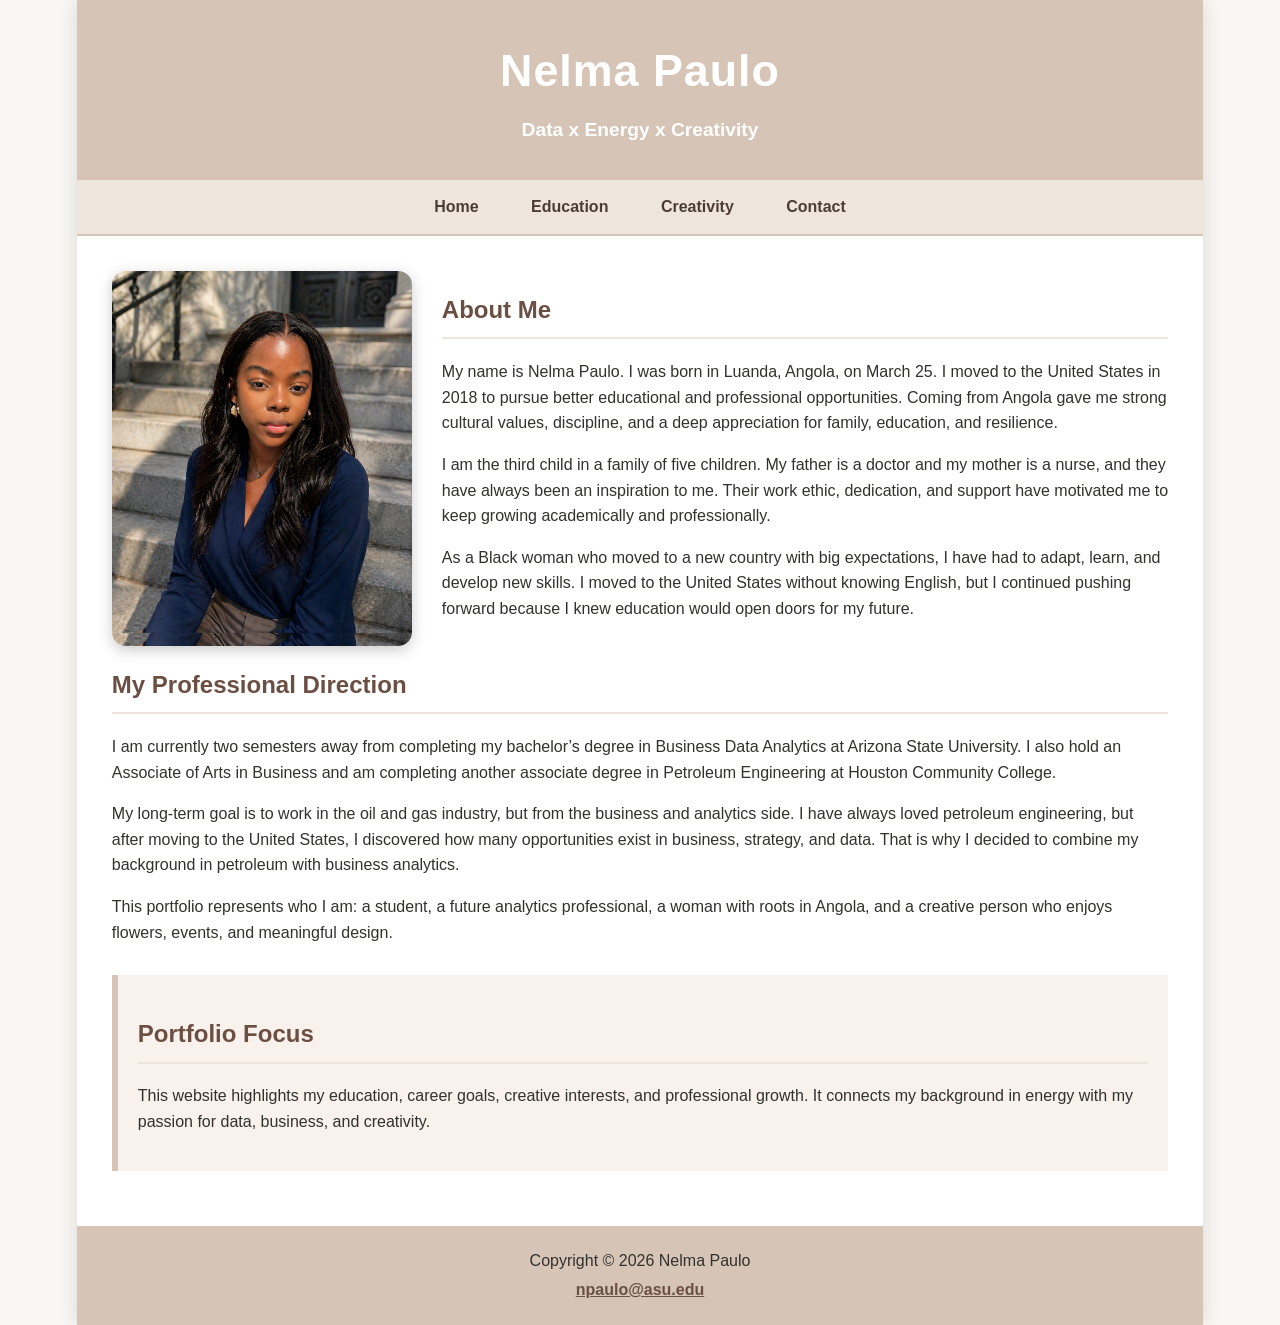
<file: index.html>
<!DOCTYPE html>
<html lang="en">
<head>
    <meta charset="UTF-8">
    <meta name="viewport" content="width=device-width, initial-scale=1.0">
    <title>Nelma Paulo | Portfolio</title>
    <meta name="description" content="Professional portfolio of Nelma Paulo, combining Business Data Analytics, Petroleum Engineering, culture, education, and creativity.">
    <link rel="stylesheet" href="style.css">
</head>

<body>
<div id="wrapper">
    <header>
        <h1>Nelma Paulo</h1>
        <p>Data x Energy x Creativity</p>
    </header>

    <nav>
        <ul>
            <li><a href="index.html">Home</a></li>
            <li><a href="Education.html">Education</a></li>
            <li><a href="Creativity.html">Creativity</a></li>
            <li><a href="contact.html">Contact</a></li>
        </ul>
    </nav>

    <main>
        <section class="intro-section">
            <img src="professional-photo.PNG" alt="Professional portrait of Nelma Paulo" class="profile-photo">

            <div>
                <h2>About Me</h2>
                <p>
                    My name is Nelma Paulo. I was born in Luanda, Angola, on March 25. I moved to the United States in 2018 to pursue better educational and professional opportunities. Coming from Angola gave me strong cultural values, discipline, and a deep appreciation for family, education, and resilience.
                </p>

                <p>
                    I am the third child in a family of five children. My father is a doctor and my mother is a nurse, and they have always been an inspiration to me. Their work ethic, dedication, and support have motivated me to keep growing academically and professionally.
                </p>

                <p>
                    As a Black woman who moved to a new country with big expectations, I have had to adapt, learn, and develop new skills. I moved to the United States without knowing English, but I continued pushing forward because I knew education would open doors for my future.
                </p>
            </div>
        </section>

        <section>
            <h2>My Professional Direction</h2>
            <p>
                I am currently two semesters away from completing my bachelor’s degree in Business Data Analytics at Arizona State University. I also hold an Associate of Arts in Business and am completing another associate degree in Petroleum Engineering at Houston Community College.
            </p>

            <p>
                My long-term goal is to work in the oil and gas industry, but from the business and analytics side. I have always loved petroleum engineering, but after moving to the United States, I discovered how many opportunities exist in business, strategy, and data. That is why I decided to combine my background in petroleum with business analytics.
            </p>

            <p>
                This portfolio represents who I am: a student, a future analytics professional, a woman with roots in Angola, and a creative person who enjoys flowers, events, and meaningful design.
            </p>
        </section>

        <section class="highlight-box">
            <h2>Portfolio Focus</h2>
            <p>
                This website highlights my education, career goals, creative interests, and professional growth. It connects my background in energy with my passion for data, business, and creativity.
            </p>
        </section>
    </main>

    <footer>
        <p>Copyright &copy; 2026 Nelma Paulo</p>
        <p><a href="mailto:npaulo@asu.edu">npaulo@asu.edu</a></p>
    </footer>
</div>
</body>
</file>
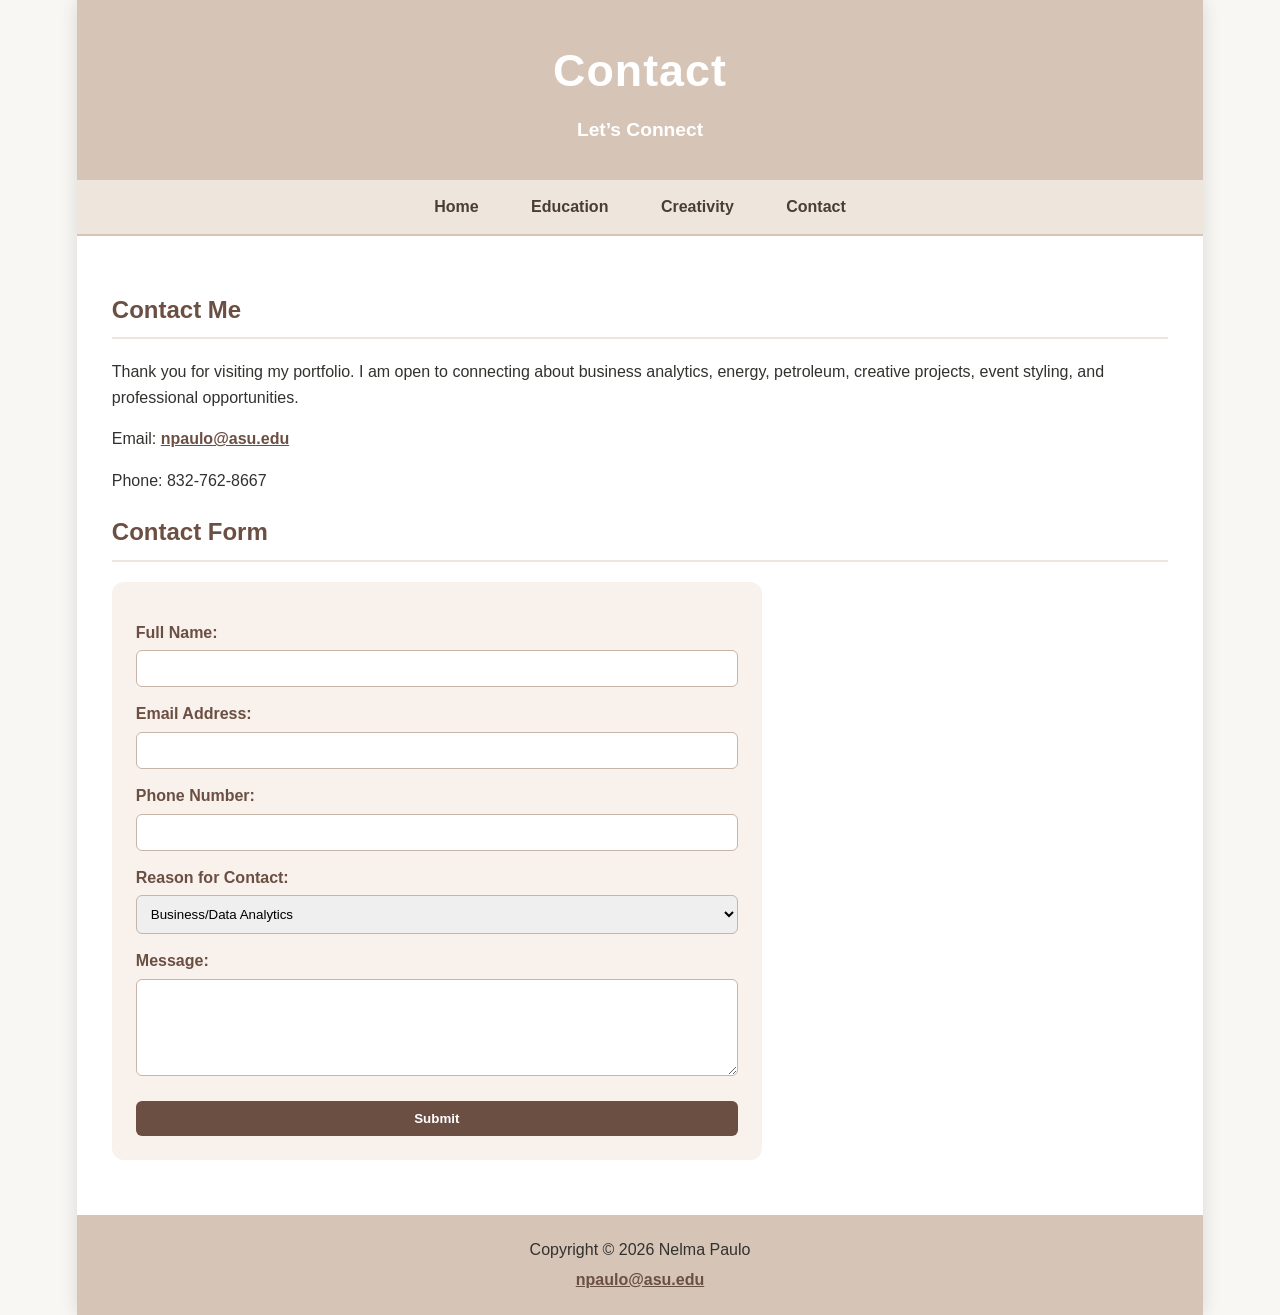
<file: contact.html>
<!DOCTYPE html>
<html lang="en">
<head>
    <meta charset="UTF-8">
    <meta name="viewport" content="width=device-width, initial-scale=1.0">
    <title>Nelma Paulo | Contact</title>
    <meta name="description" content="Contact Nelma Paulo for professional opportunities, creative projects, business analytics, petroleum, and collaboration.">
    <link rel="stylesheet" href="style.css">
</head>

<body>
<div id="wrapper">
    <header>
        <h1>Contact</h1>
        <p>Let’s Connect</p>
    </header>

    <nav>
        <ul>
            <li><a href="index.html">Home</a></li>
            <li><a href="Education.html">Education</a></li>
            <li><a href="Creativity.html">Creativity</a></li>
            <li><a href="contact.html">Contact</a></li>
        </ul>
    </nav>

    <main>
        <h2>Contact Me</h2>

        <p>
            Thank you for visiting my portfolio. I am open to connecting about business analytics, energy, petroleum, creative projects, event styling, and professional opportunities.
        </p>

        <p>
            Email:
            <a href="mailto:npaulo@asu.edu">npaulo@asu.edu</a>
        </p>

        <p>
            Phone: 832-762-8667
        </p>

        <h2>Contact Form</h2>

        <form action="#">
            <label for="name">Full Name:</label>
            <input type="text" id="name" name="name">

            <label for="email">Email Address:</label>
            <input type="email" id="email" name="email">

            <label for="phone">Phone Number:</label>
            <input type="tel" id="phone" name="phone">

            <label for="interest">Reason for Contact:</label>
            <select id="interest" name="interest">
                <option value="analytics">Business/Data Analytics</option>
                <option value="energy">Oil and Gas/Energy</option>
                <option value="creative">Creative Project</option>
                <option value="other">Other</option>
            </select>

            <label for="message">Message:</label>
            <textarea id="message" name="message" rows="5"></textarea>

            <input type="submit" value="Submit">
        </form>
    </main>

    <footer>
        <p>Copyright &copy; 2026 Nelma Paulo</p>
        <p><a href="mailto:npaulo@asu.edu">npaulo@asu.edu</a></p>
    </footer>
</div>
</body>
</html>
</file>
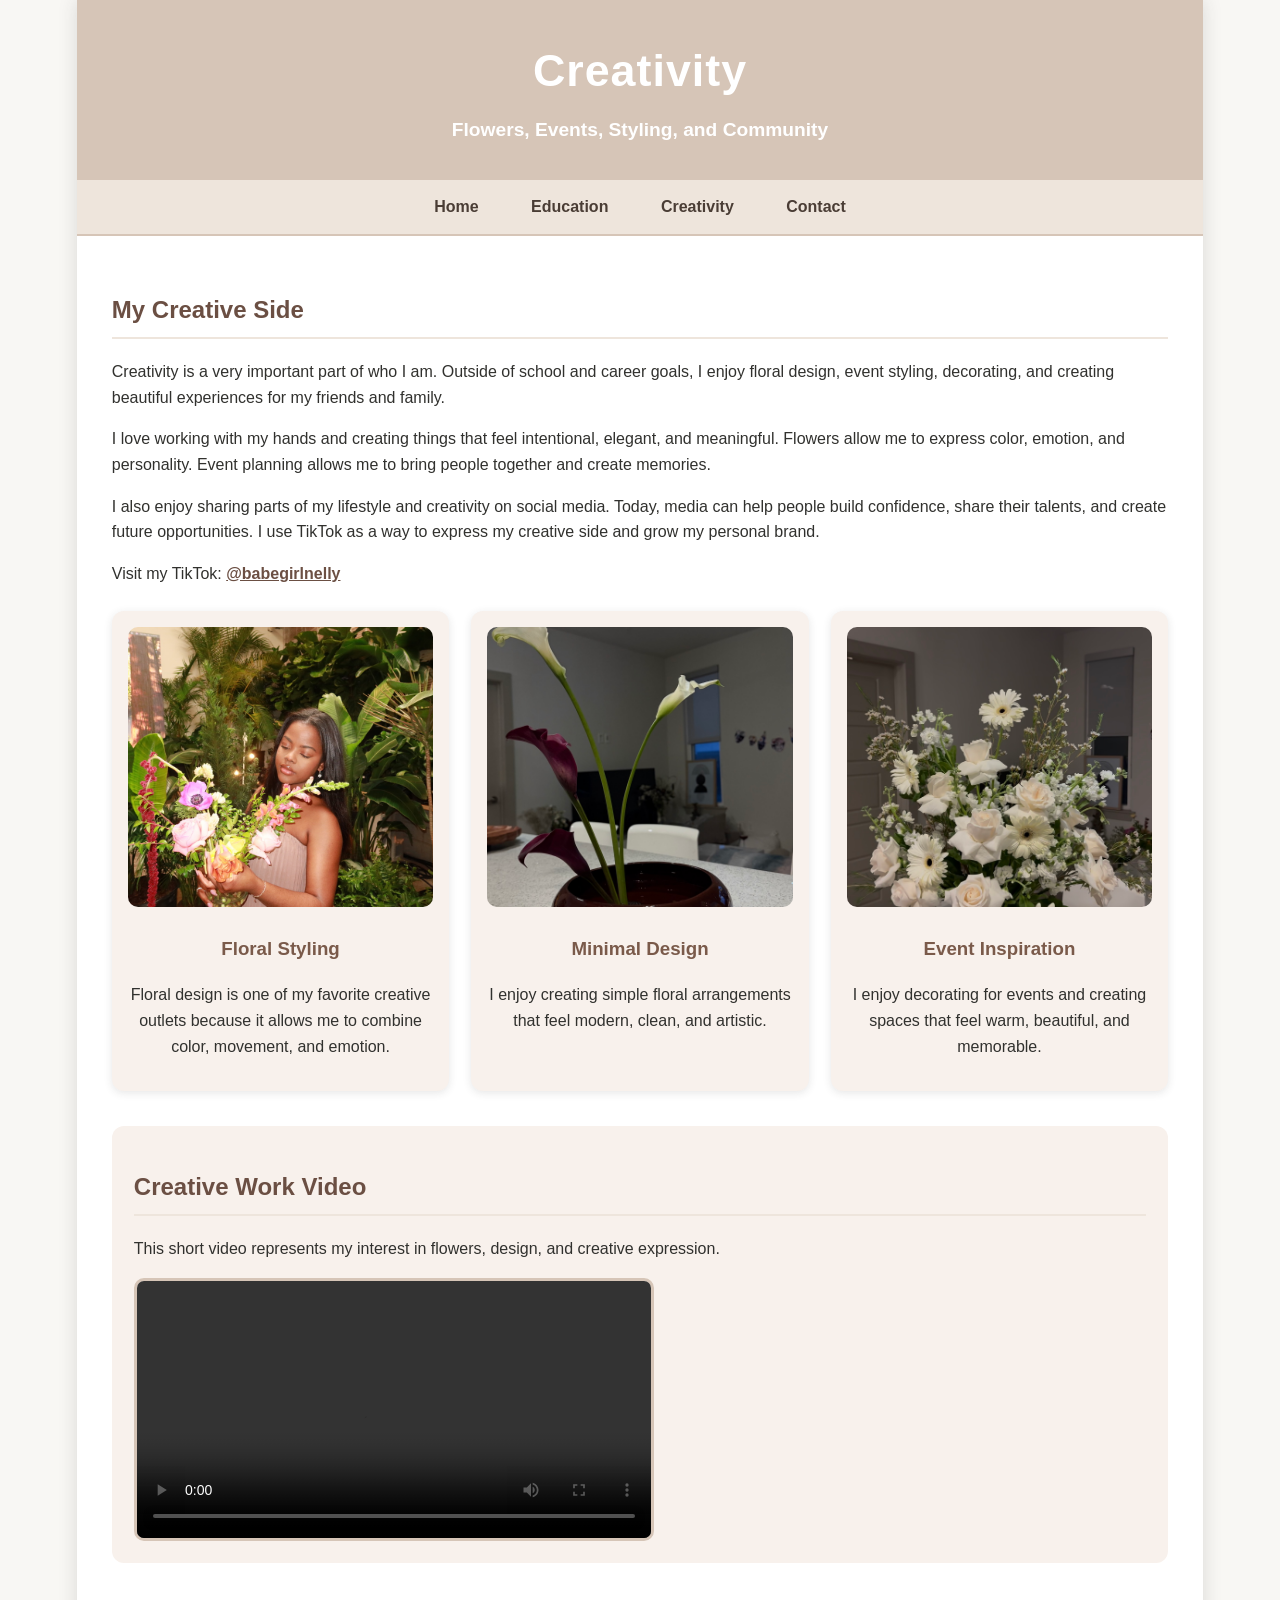
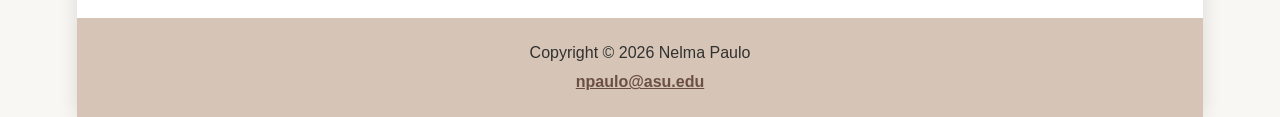
<file: Creativity.html>
<!DOCTYPE html>
<html lang="en">
<head>
    <meta charset="UTF-8">
    <meta name="viewport" content="width=device-width, initial-scale=1.0">
    <title>Nelma Paulo | Creativity</title>
    <meta name="description" content="Creative interests of Nelma Paulo, including floral design, event styling, content creation, and community.">
    <link rel="stylesheet" href="style.css">
</head>

<body>
<div id="wrapper">
    <header>
        <h1>Creativity</h1>
        <p>Flowers, Events, Styling, and Community</p>
    </header>

    <nav>
        <ul>
            <li><a href="index.html">Home</a></li>
            <li><a href="Education.html">Education</a></li>
            <li><a href="Creativity.html">Creativity</a></li>
            <li><a href="contact.html">Contact</a></li>
        </ul>
    </nav>

    <main>
        <h2>My Creative Side</h2>

        <p>
            Creativity is a very important part of who I am. Outside of school and career goals, I enjoy floral design, event styling, decorating, and creating beautiful experiences for my friends and family.
        </p>

        <p>
            I love working with my hands and creating things that feel intentional, elegant, and meaningful. Flowers allow me to express color, emotion, and personality. Event planning allows me to bring people together and create memories.
        </p>

        <p>
            I also enjoy sharing parts of my lifestyle and creativity on social media. Today, media can help people build confidence, share their talents, and create future opportunities. I use TikTok as a way to express my creative side and grow my personal brand.
        </p>

        <p>
            Visit my TikTok:
            <a href="https://www.tiktok.com/@babegirlnelly?_r=1&_t=ZT-960vLvTMoZC" target="_blank">@babegirlnelly</a>
        </p>

        <section class="gallery">
            <div class="card">
                <img src="flowers-portrait.jpg" alt="Nelma holding a colorful floral arrangement">
                <h3>Floral Styling</h3>
                <p>
                    Floral design is one of my favorite creative outlets because it allows me to combine color, movement, and emotion.
                </p>
            </div>

            <div class="card">
                <img src="calla-arrangement.jpg" alt="Minimal calla lily arrangement">
                <h3>Minimal Design</h3>
                <p>
                    I enjoy creating simple floral arrangements that feel modern, clean, and artistic.
                </p>
            </div>

            <div class="card">
                <img src="white-floral-arrangement.jpg" alt="White floral arrangement in a decorative vase">
                <h3>Event Inspiration</h3>
                <p>
                    I enjoy decorating for events and creating spaces that feel warm, beautiful, and memorable.
                </p>
            </div>
        </section>

        <section class="video-section">
            <h2>Creative Work Video</h2>
            <p>
                This short video represents my interest in flowers, design, and creative expression.
            </p>

            <video controls>
                <source src="flower-video.mp4" type="video/mp4">
                Your browser does not support the video tag.
            </video>
        </section>
    </main>

    <footer>
        <p>Copyright &copy; 2026 Nelma Paulo</p>
        <p><a href="mailto:npaulo@asu.edu">npaulo@asu.edu</a></p>
    </footer>
</div>
</body>
</html>
</file>
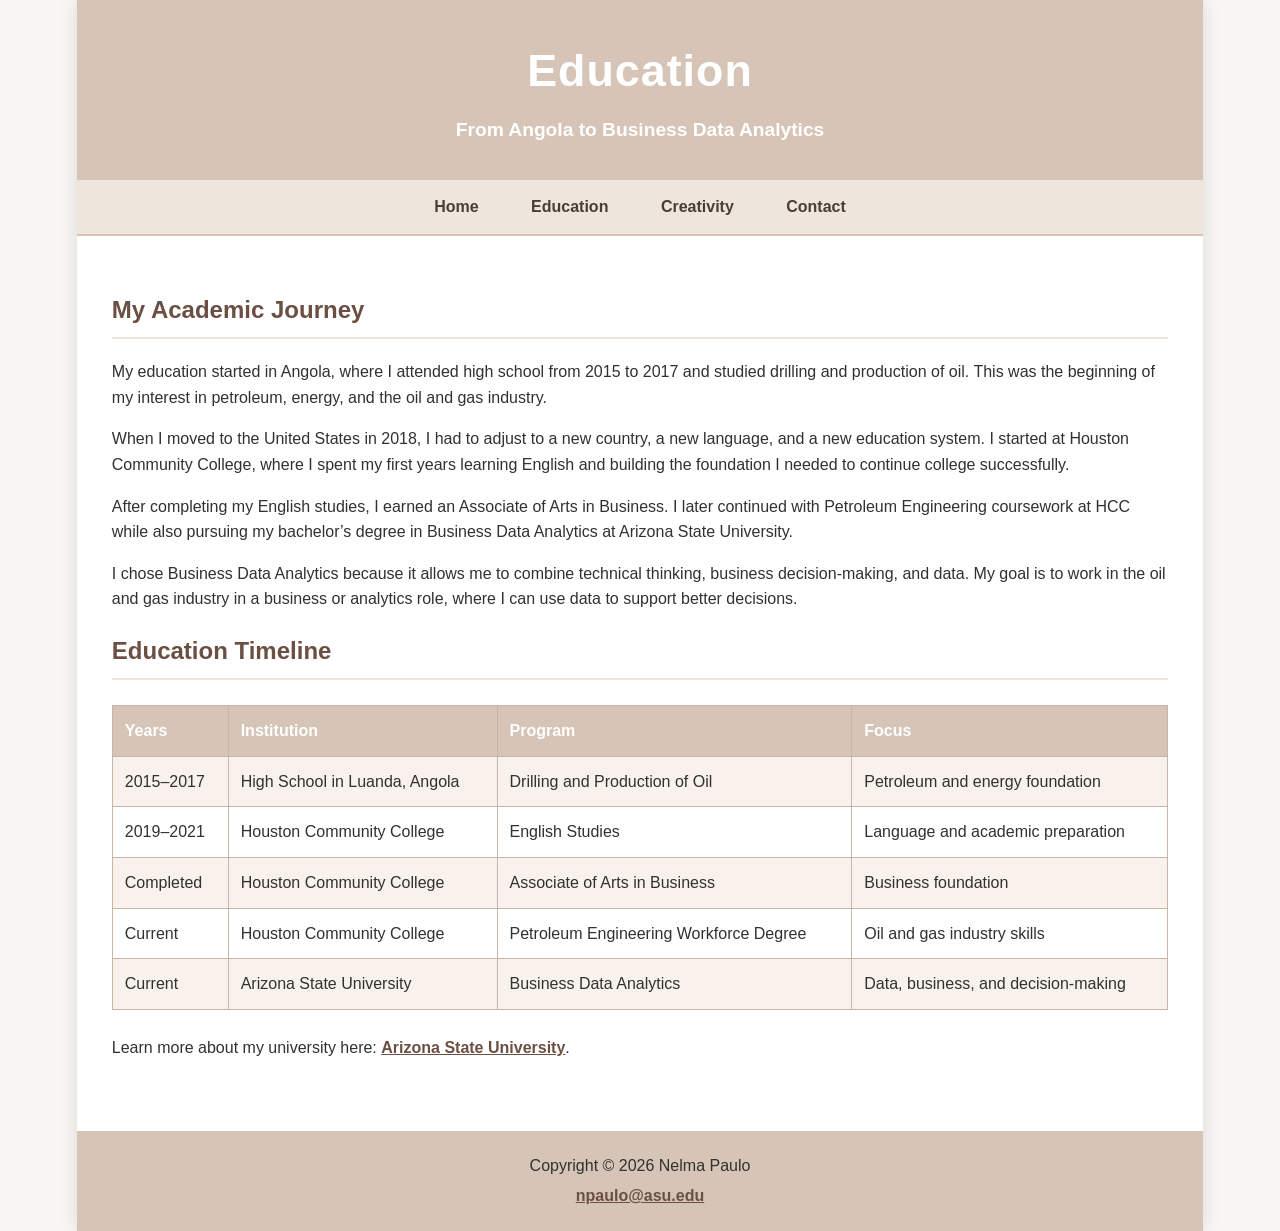
<file: Education.html>
<!DOCTYPE html>
<html lang="en">
<head>
    <meta charset="UTF-8">
    <meta name="viewport" content="width=device-width, initial-scale=1.0">
    <title>Nelma Paulo | Education</title>
    <meta name="description" content="Education background of Nelma Paulo, including Angola, Houston Community College, Petroleum Engineering, and Business Data Analytics at ASU.">
    <link rel="stylesheet" href="style.css">
</head>

<body>
<div id="wrapper">
    <header>
        <h1>Education</h1>
        <p>From Angola to Business Data Analytics</p>
    </header>

    <nav>
        <ul>
            <li><a href="index.html">Home</a></li>
            <li><a href="Education.html">Education</a></li>
            <li><a href="Creativity.html">Creativity</a></li>
            <li><a href="contact.html">Contact</a></li>
        </ul>
    </nav>

    <main>
        <h2>My Academic Journey</h2>

        <p>
            My education started in Angola, where I attended high school from 2015 to 2017 and studied drilling and production of oil. This was the beginning of my interest in petroleum, energy, and the oil and gas industry.
        </p>

        <p>
            When I moved to the United States in 2018, I had to adjust to a new country, a new language, and a new education system. I started at Houston Community College, where I spent my first years learning English and building the foundation I needed to continue college successfully.
        </p>

        <p>
            After completing my English studies, I earned an Associate of Arts in Business. I later continued with Petroleum Engineering coursework at HCC while also pursuing my bachelor’s degree in Business Data Analytics at Arizona State University.
        </p>

        <p>
            I chose Business Data Analytics because it allows me to combine technical thinking, business decision-making, and data. My goal is to work in the oil and gas industry in a business or analytics role, where I can use data to support better decisions.
        </p>

        <h2>Education Timeline</h2>

        <table>
            <tr>
                <th>Years</th>
                <th>Institution</th>
                <th>Program</th>
                <th>Focus</th>
            </tr>
            <tr>
                <td>2015–2017</td>
                <td>High School in Luanda, Angola</td>
                <td>Drilling and Production of Oil</td>
                <td>Petroleum and energy foundation</td>
            </tr>
            <tr>
                <td>2019–2021</td>
                <td>Houston Community College</td>
                <td>English Studies</td>
                <td>Language and academic preparation</td>
            </tr>
            <tr>
                <td>Completed</td>
                <td>Houston Community College</td>
                <td>Associate of Arts in Business</td>
                <td>Business foundation</td>
            </tr>
            <tr>
                <td>Current</td>
                <td>Houston Community College</td>
                <td>Petroleum Engineering Workforce Degree</td>
                <td>Oil and gas industry skills</td>
            </tr>
            <tr>
                <td>Current</td>
                <td>Arizona State University</td>
                <td>Business Data Analytics</td>
                <td>Data, business, and decision-making</td>
            </tr>
        </table>

        <p>
            Learn more about my university here:
            <a href="https://www.asu.edu" target="_blank">Arizona State University</a>.
        </p>
    </main>

    <footer>
        <p>Copyright &copy; 2026 Nelma Paulo</p>
        <p><a href="mailto:npaulo@asu.edu">npaulo@asu.edu</a></p>
    </footer>
</div>
</body>
</html>
</file>
<file: style.css>
* {
    box-sizing: border-box;
}

body {
    margin: 0;
    background-color: #f8f7f4;
    color: #31312e;
    font-family: Arial, Helvetica, sans-serif;
    line-height: 1.6;
}

#wrapper {
    width: 88%;
    max-width: 1150px;
    margin: 0 auto;
    background-color: #ffffff;
    box-shadow: 0 0 18px rgba(49, 49, 46, 0.15);
}

header {
    background-color: #d6c5b7;
    color: #ffffff;
    text-align: center;
    padding: 35px 20px;
}

header h1 {
    margin: 0;
    font-size: 2.8em;
    letter-spacing: 1px;
}

header p {
    margin: 8px 0 0;
    font-size: 1.2em;
    font-weight: bold;
}

nav {
    background-color: #eee5dc;
    text-align: center;
    border-bottom: 2px solid #d6c5b7;
}

nav ul {
    list-style-type: none;
    margin: 0;
    padding: 0;
}

nav li {
    display: inline-block;
}

nav a {
    display: block;
    padding: 14px 24px;
    color: #4a3d35;
    font-weight: bold;
    text-decoration: none;
}

nav a:hover {
    background-color: #d6c5b7;
    color: #ffffff;
}

main {
    padding: 35px;
}

h2 {
    color: #6b4f43;
    border-bottom: 2px solid #eee5dc;
    padding-bottom: 8px;
}

h3 {
    color: #7a5a4a;
}

p {
    font-size: 1em;
}

.intro-section {
    display: flex;
    gap: 30px;
    align-items: flex-start;
}

.profile-photo {
    width: 300px;
    max-width: 100%;
    border-radius: 14px;
    box-shadow: 0 4px 14px rgba(49, 49, 46, 0.25);
}

.highlight-box {
    background-color: #f8f1ec;
    border-left: 6px solid #d6c5b7;
    padding: 20px;
    margin-top: 30px;
}

.gallery {
    display: flex;
    gap: 22px;
    margin-top: 25px;
}

.card {
    flex: 1;
    background-color: #f8f1ec;
    padding: 16px;
    border-radius: 12px;
    text-align: center;
    box-shadow: 0 2px 8px rgba(49, 49, 46, 0.12);
}

.card img {
    width: 100%;
    height: 280px;
    object-fit: cover;
    border-radius: 10px;
}

.video-section {
    margin-top: 35px;
    background-color: #f8f1ec;
    padding: 22px;
    border-radius: 12px;
}

video {
    width: 100%;
    max-width: 520px;
    display: block;
    margin-top: 15px;
    border: 3px solid #d6c5b7;
    border-radius: 10px;
}

table {
    width: 100%;
    border-collapse: collapse;
    margin: 25px 0;
}

th {
    background-color: #d6c5b7;
    color: #ffffff;
}

th, td {
    border: 1px solid #c6b5a8;
    padding: 12px;
    text-align: left;
}

tr:nth-of-type(even) {
    background-color: #f8f1ec;
}

form {
    background-color: #f8f1ec;
    padding: 24px;
    border-radius: 12px;
    max-width: 650px;
}

label {
    display: block;
    margin-top: 14px;
    font-weight: bold;
    color: #6b4f43;
}

input, textarea, select {
    width: 100%;
    padding: 10px;
    border: 1px solid #c6b5a8;
    border-radius: 6px;
    margin-top: 5px;
    font-family: Arial, Helvetica, sans-serif;
}

input[type="submit"] {
    background-color: #6b4f43;
    color: #ffffff;
    border: none;
    margin-top: 18px;
    font-weight: bold;
    cursor: pointer;
}

input[type="submit"]:hover {
    background-color: #a87565;
}

a {
    color: #6b4f43;
    font-weight: bold;
}

footer {
    background-color: #d6c5b7;
    text-align: center;
    padding: 18px;
    margin-top: 20px;
    color: #31312e;
}

footer p {
    margin: 4px;
}

@media only screen and (max-width: 768px) {
    #wrapper {
        width: 100%;
    }

    nav li {
        display: block;
        border-top: 1px solid #d6c5b7;
    }

    .intro-section {
        flex-direction: column;
    }

    .profile-photo {
        width: 100%;
    }

    .gallery {
        flex-direction: column;
    }

    main {
        padding: 22px;
    }

    header h1 {
        font-size: 2.1em;
    }
}
</file>
